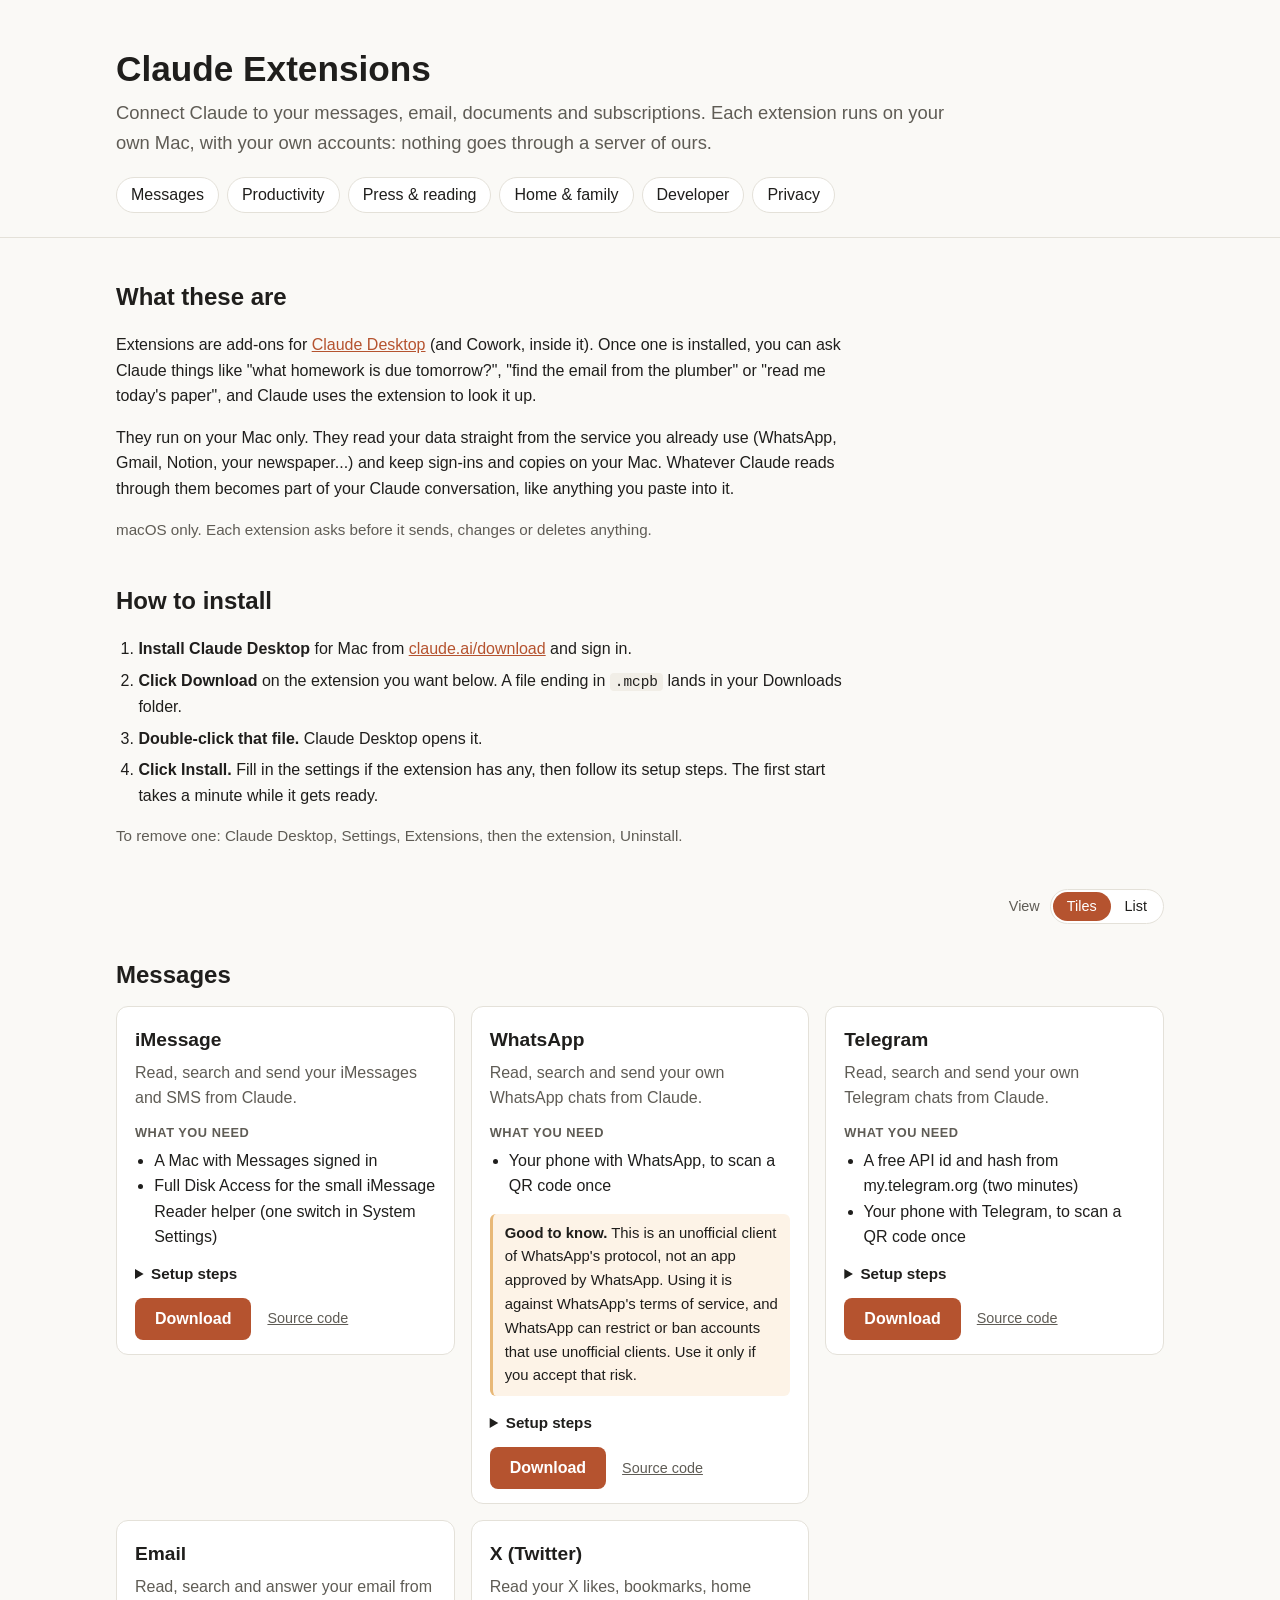
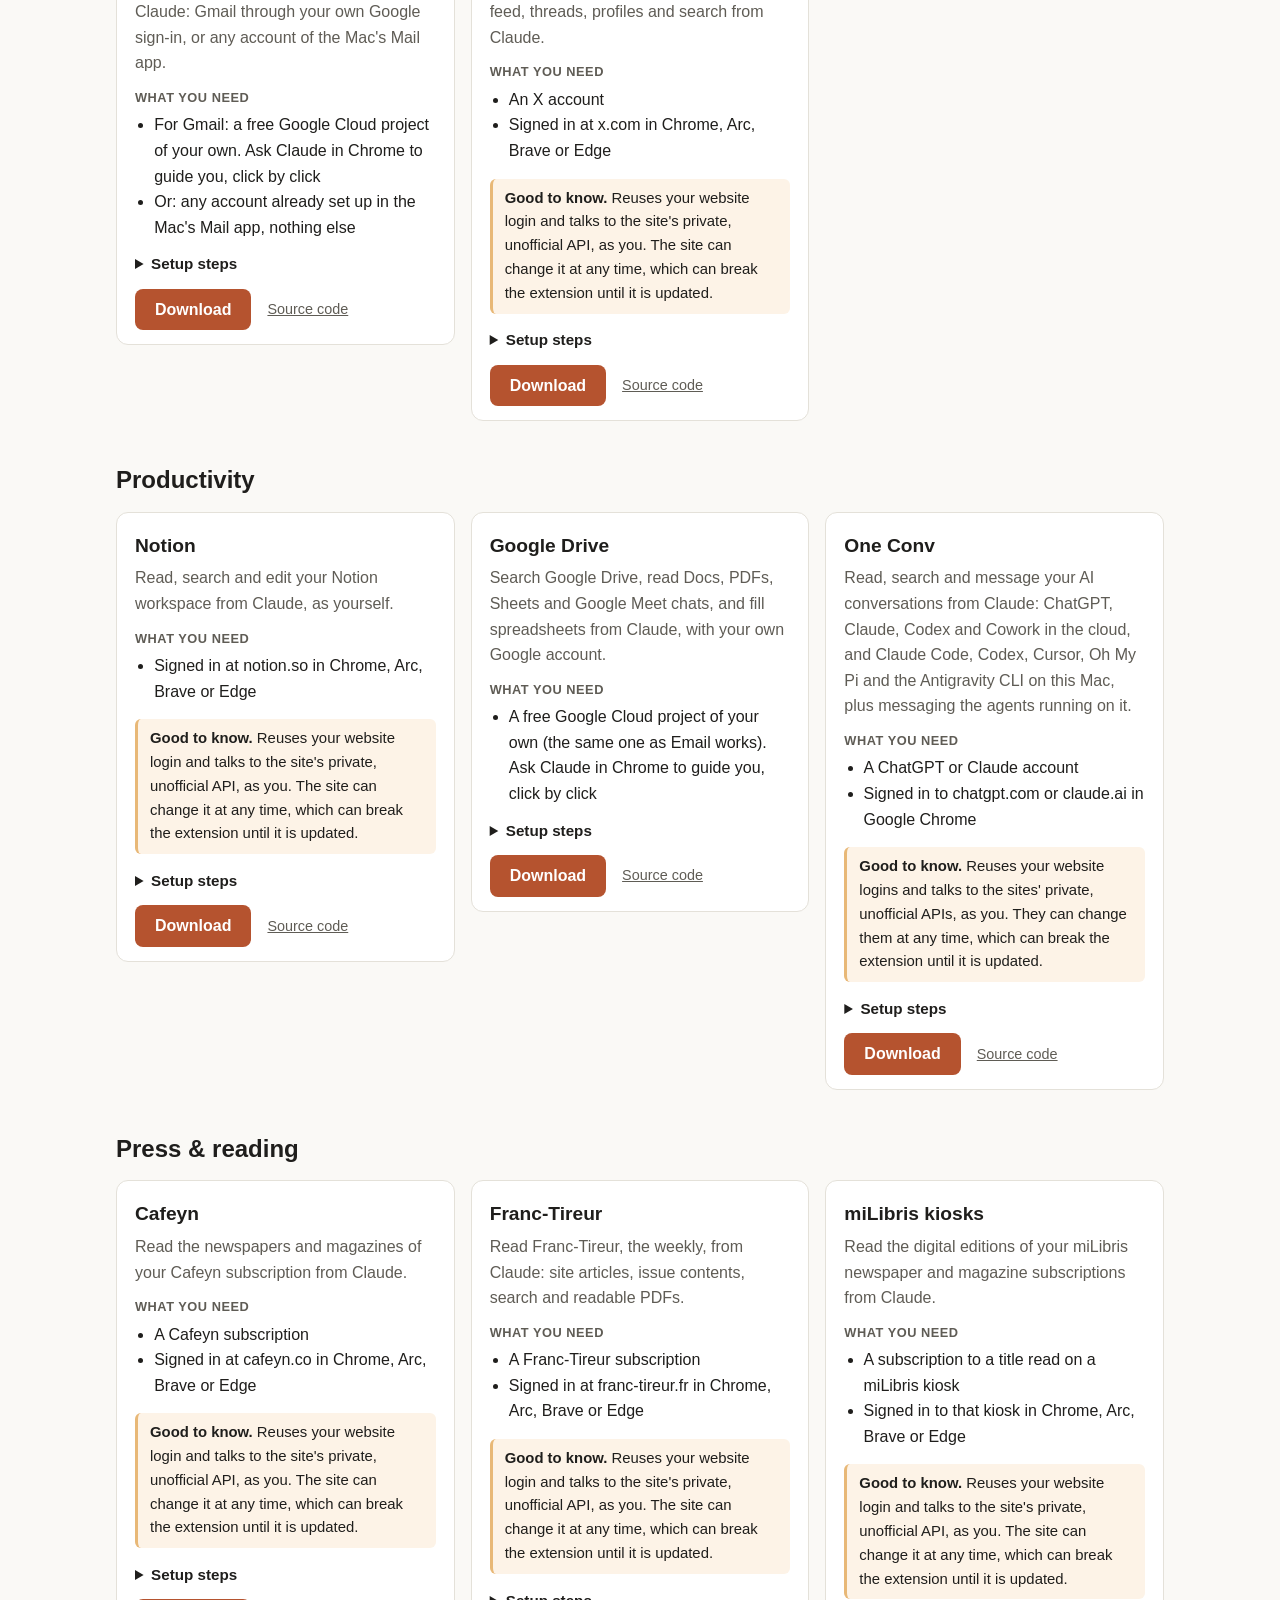
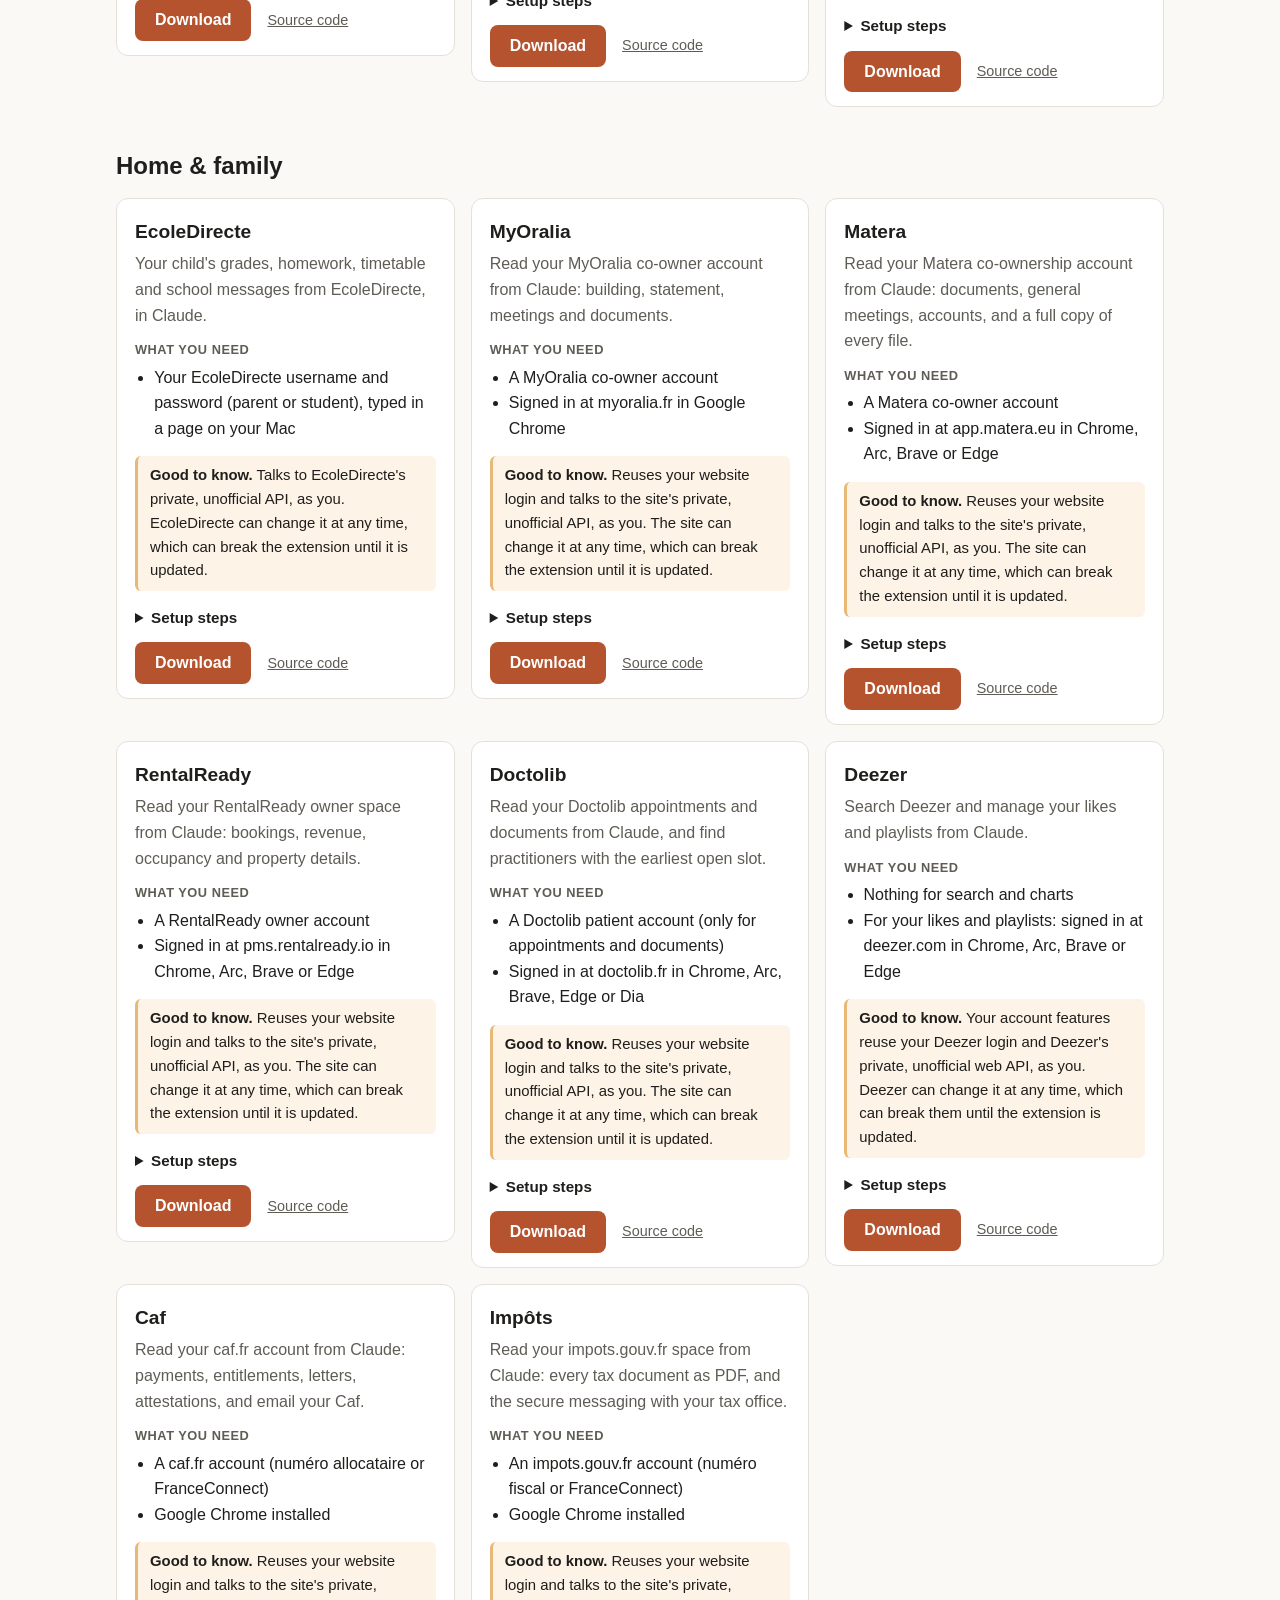
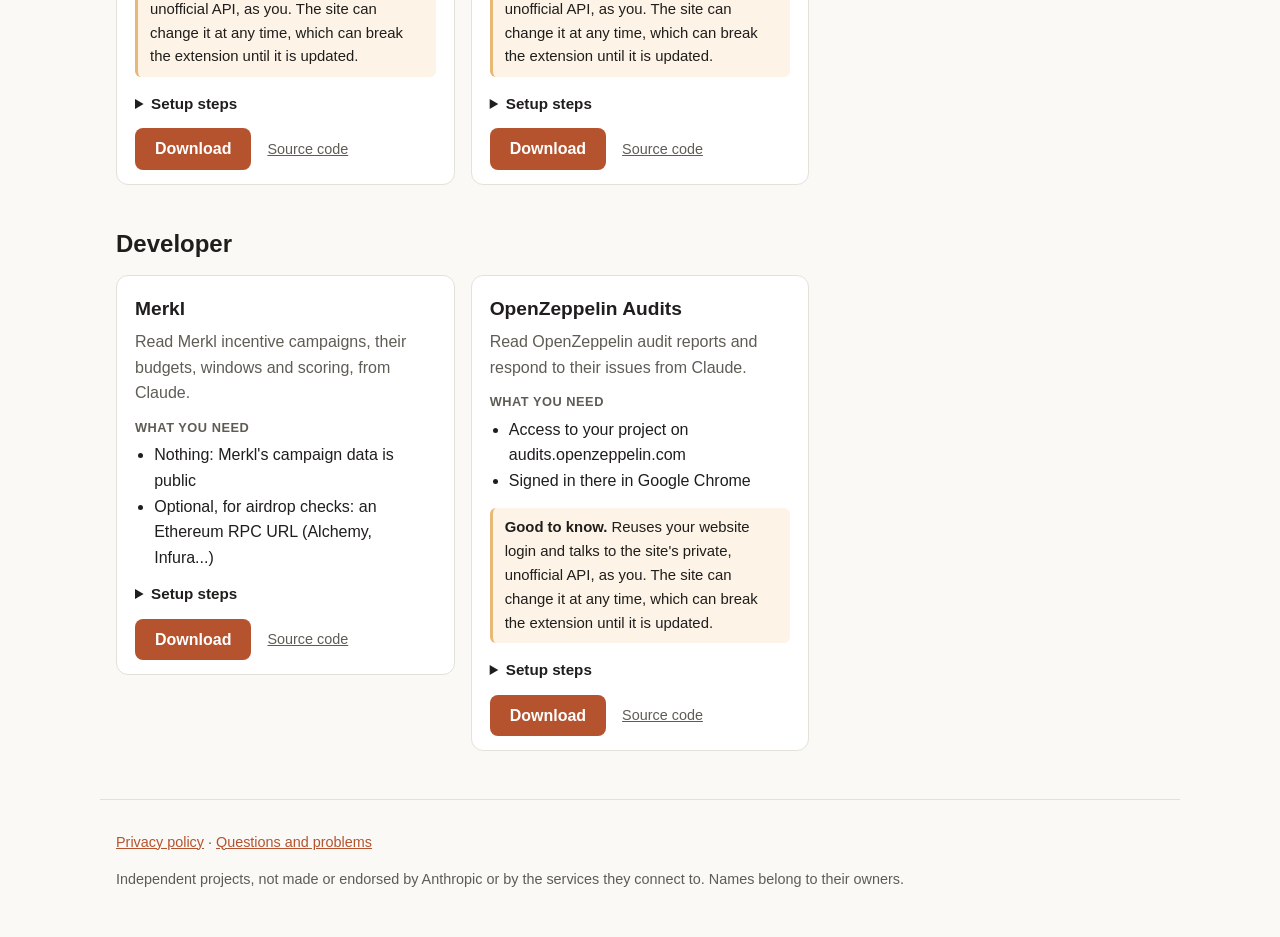
<file: index.html>
<!doctype html>
<html lang="en">
<head>
  <meta charset="utf-8">
  <meta name="viewport" content="width=device-width, initial-scale=1">
  <title>Claude Extensions</title>
  <meta name="description" content="Free connectors for Claude Desktop and Cowork that run on your own Mac: messages, email, Notion, Google Drive, newspapers and more.">
  <link rel="stylesheet" href="style.css">
</head>
<body>
  <header class="hero">
    <div class="wrap">
      <h1>Claude Extensions</h1>
      <p class="lead">Connect Claude to your messages, email, documents and subscriptions. Each extension runs on your own Mac, with your own accounts: nothing goes through a server of ours.</p>
      <nav class="jump" aria-label="Categories"><a href="#messages">Messages</a><a href="#productivity">Productivity</a><a href="#press">Press &amp; reading</a><a href="#home">Home &amp; family</a><a href="#developer">Developer</a><a href="privacy/">Privacy</a></nav>
    </div>
  </header>

  <main class="wrap">
    <section class="intro">
      <h2>What these are</h2>
      <p>Extensions are add-ons for <a href="https://claude.ai/download" rel="noopener">Claude Desktop</a> (and Cowork, inside it). Once one is installed, you can ask Claude things like "what homework is due tomorrow?", "find the email from the plumber" or "read me today's paper", and Claude uses the extension to look it up.</p>
      <p>They run on your Mac only. They read your data straight from the service you already use (WhatsApp, Gmail, Notion, your newspaper...) and keep sign-ins and copies on your Mac. Whatever Claude reads through them becomes part of your Claude conversation, like anything you paste into it.</p>
      <p class="note">macOS only. Each extension asks before it sends, changes or deletes anything.</p>
    </section>

    <section class="install">
      <h2>How to install</h2>
      <ol class="steps">
        <li><strong>Install Claude Desktop</strong> for Mac from <a href="https://claude.ai/download" rel="noopener">claude.ai/download</a> and sign in.</li>
        <li><strong>Click Download</strong> on the extension you want below. A file ending in <code>.mcpb</code> lands in your Downloads folder.</li>
        <li><strong>Double-click that file.</strong> Claude Desktop opens it.</li>
        <li><strong>Click Install.</strong> Fill in the settings if the extension has any, then follow its setup steps. The first start takes a minute while it gets ready.</li>
      </ol>
      <p class="note">To remove one: Claude Desktop, Settings, Extensions, then the extension, Uninstall.</p>
    </section>

    <div class="toolbar" hidden>
      <span class="toolbar-label" id="view-label">View</span>
      <div class="view-toggle" role="group" aria-labelledby="view-label">
        <button type="button" data-view="tiles" aria-pressed="true">Tiles</button>
        <button type="button" data-view="list" aria-pressed="false">List</button>
      </div>
    </div>

    <section class="group" id="messages">
      <h2>Messages</h2>
      <div class="grid">
      <article class="card" id="imessage">
        <h3>iMessage</h3>
        <p class="desc">Read, search and send your iMessages and SMS from Claude.</p>
        <p class="label">What you need</p>
        <ul class="needs"><li>A Mac with Messages signed in</li><li>Full Disk Access for the small iMessage Reader helper (one switch in System Settings)</li></ul>
        <details>
          <summary>Setup steps</summary>
          <p>Reads the Messages history on this Mac and sends messages through the Messages app.</p>
          <p>Setup: macOS protects the Messages database behind Full Disk Access. Claude does not need it: a small helper app, iMessage Reader, holds that access alone and keeps a private copy of your messages for this extension. Ask Claude to run the iMessage helper-install tool (or run <code>imsg helper-install --yes</code>): it installs the helper and opens System Settings → Privacy &amp; Security → Full Disk Access. Switch on "iMessage Reader" there (drag it in from the Finder window if it is not listed). No restart needed. Sending asks once for permission to control Messages.</p>
        </details>
        <p class="actions">
          <a class="button" href="https://github.com/ClementWalter/imessage-cli/releases/latest/download/imessage-cli.mcpb" download>Download</a>
          <a class="source" href="https://github.com/ClementWalter/imessage-cli" rel="noopener">Source code</a>
        </p>
      </article>
      <article class="card" id="whatsapp">
        <h3>WhatsApp</h3>
        <p class="desc">Read, search and send your own WhatsApp chats from Claude.</p>
        <p class="label">What you need</p>
        <ul class="needs"><li>Your phone with WhatsApp, to scan a QR code once</li></ul>
        <p class="risk"><strong>Good to know.</strong> This is an unofficial client of WhatsApp's protocol, not an app approved by WhatsApp. Using it is against WhatsApp's terms of service, and WhatsApp can restrict or ban accounts that use unofficial clients. Use it only if you accept that risk.</p>
        <details>
          <summary>Setup steps</summary>
          <p>Connects to your WhatsApp account as a linked device, like WhatsApp Desktop.</p>
          <p>Setup: in Claude, ask "link my WhatsApp". A page with a QR code opens in your browser. On your phone: WhatsApp → Settings → Linked devices → Link a device, and scan it. Then ask Claude to pull your messages.</p>
          <p>Your keys and messages stay on this Mac. You can unlink it any time from WhatsApp → Settings → Linked devices.</p>
        </details>
        <p class="actions">
          <a class="button" href="https://github.com/ClementWalter/whatsapp-cli/releases/latest/download/whatsapp-cli.mcpb" download>Download</a>
          <a class="source" href="https://github.com/ClementWalter/whatsapp-cli" rel="noopener">Source code</a>
        </p>
      </article>
      <article class="card" id="tg">
        <h3>Telegram</h3>
        <p class="desc">Read, search and send your own Telegram chats from Claude.</p>
        <p class="label">What you need</p>
        <ul class="needs"><li>A free API id and hash from my.telegram.org (two minutes)</li><li>Your phone with Telegram, to scan a QR code once</li></ul>
        <details>
          <summary>Setup steps</summary>
          <p>Connects to your Telegram account as a linked device, like Telegram Desktop.</p>
          <p>Setup:</p>
          <ol><li>Go to <a href="https://my.telegram.org" rel="noopener">https://my.telegram.org</a>, log in with your phone number, open API development tools and create an app (any name). Copy its App api_id and App api_hash into this extension's settings.</li><li>In Claude, ask: "link my Telegram". A page with a QR code opens in your browser. On your phone: Telegram → Settings → Devices → Link Desktop Device, and scan it.</li></ol>
          <p>Your session stays on this Mac. You can disconnect it any time from Telegram → Settings → Devices.</p>
        </details>
        <p class="actions">
          <a class="button" href="https://github.com/ClementWalter/tg-cli/releases/latest/download/tg-cli.mcpb" download>Download</a>
          <a class="source" href="https://github.com/ClementWalter/tg-cli" rel="noopener">Source code</a>
        </p>
      </article>
      <article class="card" id="email">
        <h3>Email</h3>
        <p class="desc">Read, search and answer your email from Claude: Gmail through your own Google sign-in, or any account of the Mac's Mail app.</p>
        <p class="label">What you need</p>
        <ul class="needs"><li>For Gmail: a free Google Cloud project of your own. Ask Claude in Chrome to guide you, click by click</li><li>Or: any account already set up in the Mac's Mail app, nothing else</li></ul>
        <details>
          <summary>Setup steps</summary>
          <p>Reads, searches and answers your email: lists and searches messages, reads them, saves attachments, and writes replies and drafts. Nothing is ever sent without your confirmation in Claude.</p>
          <p>Setup with Gmail (about five minutes, free, once):</p>
          <ol><li>Install Claude in Chrome and sign in to Google in Chrome with the address to connect.</li><li>In Claude, ask: "set up my email". Claude calls <code>google_setup</code> and walks you through Google Cloud Console in Chrome, click by click: a project of your own, the Gmail API, and a sign-in client of type Desktop app. You type passwords and accept terms yourself.</li><li>Paste the Client ID and Client secret Google shows into this extension's settings (or just leave the downloaded file in Downloads).</li><li>Claude calls <code>connect</code>: a Google page opens, you choose your account and allow access. Your sign-in stays on this Mac.</li></ol>
          <p>The same Google project and client also work for the Google Drive extension. Connect more addresses by asking Claude to connect another account.</p>
          <p>On a Mac without Google: accounts already set up in the Mail app (iCloud, Outlook, any IMAP, Gmail too) work with no Google project. Ask Claude to connect your Mail app account, and allow Claude to control Mail when macOS asks. Search is slower there.</p>
        </details>
        <p class="actions">
          <a class="button" href="https://github.com/ClementWalter/email-cli/releases/latest/download/email-cli.mcpb" download>Download</a>
          <a class="source" href="https://github.com/ClementWalter/email-cli" rel="noopener">Source code</a>
        </p>
      </article>
      <article class="card" id="x">
        <h3>X (Twitter)</h3>
        <p class="desc">Read your X likes, bookmarks, home feed, threads, profiles and search from Claude.</p>
        <p class="label">What you need</p>
        <ul class="needs"><li>An X account</li><li>Signed in at x.com in Chrome, Arc, Brave or Edge</li></ul>
        <p class="risk"><strong>Good to know.</strong> Reuses your website login and talks to the site's private, unofficial API, as you. The site can change it at any time, which can break the extension until it is updated.</p>
        <details>
          <summary>Setup steps</summary>
          <p>Read-only: the extension never posts, likes or follows.</p>
          <ol><li>Sign in at <a href="https://x.com" rel="noopener">https://x.com</a> in Google Chrome (or Arc, Brave or Edge) on this Mac.</li><li>Ask Claude, for example: "what did I bookmark on X this week?" or "summarize this thread: <a href="https://x.com/…" rel="noopener">https://x.com/…</a>". The extension reads your X session from the browser.</li><li>The first time, macOS may ask whether to allow access to "Chrome Safe Storage": click Always Allow.</li></ol>
          <p>If several X accounts are signed in, tell Claude which handle to use, or fill the Account setting of this extension.</p>
        </details>
        <p class="actions">
          <a class="button" href="https://github.com/ClementWalter/x-cli/releases/latest/download/x-cli.mcpb" download>Download</a>
          <a class="source" href="https://github.com/ClementWalter/x-cli" rel="noopener">Source code</a>
        </p>
      </article>
      </div>
    </section>
    <section class="group" id="productivity">
      <h2>Productivity</h2>
      <div class="grid">
      <article class="card" id="notion">
        <h3>Notion</h3>
        <p class="desc">Read, search and edit your Notion workspace from Claude, as yourself.</p>
        <p class="label">What you need</p>
        <ul class="needs"><li>Signed in at notion.so in Chrome, Arc, Brave or Edge</li></ul>
        <p class="risk"><strong>Good to know.</strong> Reuses your website login and talks to the site's private, unofficial API, as you. The site can change it at any time, which can break the extension until it is updated.</p>
        <details>
          <summary>Setup steps</summary>
          <p>Search your Notion workspace, read pages and databases (with filters and chosen columns), list comments including resolved ones, and create or edit pages, rows and comments.</p>
          <p>Unlike Notion's official connector, this extension acts as the account you are signed in with: it sees every page and database that account can see, with no integration to add page by page. Every change it makes appears in Notion under your name.</p>
          <p>Setup:</p>
          <ol><li>In Google Chrome (or Arc, Brave or Edge) on this Mac, sign in at <a href="https://www.notion.so" rel="noopener">https://www.notion.so</a>.</li><li>In Claude, ask: "connect my Notion". The first time, macOS asks whether <code>security</code> may use the "Chrome Safe Storage" keychain item: type your Mac password and click Always Allow. This copies your Notion session from Chrome into the extension; nothing is sent anywhere but Notion.</li><li>Ask away, for example: "search my Notion for the onboarding checklist".</li></ol>
          <p>Several workspaces: Claude picks the first one and tells you the others. Ask "connect my Notion workspace &lt;name&gt;" to switch, or type the workspace name in this extension's settings.</p>
          <p>When Notion signs you out (Claude will say the session expired), sign in at notion.so in Chrome again and ask Claude to connect once more.</p>
          <p>Creating, editing or deleting anything in Notion always asks you first. Exported agent settings are saved in Downloads/Notion.</p>
        </details>
        <p class="actions">
          <a class="button" href="https://github.com/ClementWalter/notion-cli/releases/latest/download/notion-cli.mcpb" download>Download</a>
          <a class="source" href="https://github.com/ClementWalter/notion-cli" rel="noopener">Source code</a>
        </p>
      </article>
      <article class="card" id="gdrive">
        <h3>Google Drive</h3>
        <p class="desc">Search Google Drive, read Docs, PDFs, Sheets and Google Meet chats, and fill spreadsheets from Claude, with your own Google account.</p>
        <p class="label">What you need</p>
        <ul class="needs"><li>A free Google Cloud project of your own (the same one as Email works). Ask Claude in Chrome to guide you, click by click</li></ul>
        <details>
          <summary>Setup steps</summary>
          <p>Searches your Google Drive (including shared drives), reads Google Docs, PDFs and spreadsheets, can write to Google Sheets when you ask it to, and reads your Google Chat spaces, including the chat of each Google Meet call. Several Google accounts can be connected side by side.</p>
          <p>It signs in through your own Google Cloud project, so your files are only shared between Google and this Mac. Claude sets it up with you, once, in about ten minutes:</p>
          <ol><li>Open Claude in Chrome (the Claude extension for Google Chrome), in the Chrome profile where you are signed in to your Google account.</li><li>Ask Claude: "set up Google Drive". Claude reads the current steps from this extension and goes through Google Cloud Console with you, click by click: a project, the Drive, Sheets and Chat APIs, the sign-in screen, and a "Desktop app" client whose file lands in your Downloads folder. If you already set up the Email extension, Claude reuses that same project.</li><li>Claude then opens Google's sign-in page: pick your account, click Advanced → Go to ... (unsafe) when Google says it has not verified the app (it is your own app), tick every box and click Continue. If macOS asks whether Claude may read your Downloads folder, click Allow.</li></ol>
          <p>The settings below are optional: the client is found in Downloads on its own. To disconnect, ask Claude to disconnect Google Drive, or remove the app at <a href="https://myaccount.google.com/connections" rel="noopener">https://myaccount.google.com/connections</a> .</p>
        </details>
        <p class="actions">
          <a class="button" href="https://github.com/ClementWalter/gdrive-cli/releases/latest/download/gdrive-cli.mcpb" download>Download</a>
          <a class="source" href="https://github.com/ClementWalter/gdrive-cli" rel="noopener">Source code</a>
        </p>
      </article>
      <article class="card" id="one-conv">
        <h3>One Conv</h3>
        <p class="desc">Read, search and message your AI conversations from Claude: ChatGPT, Claude, Codex and Cowork in the cloud, and Claude Code, Codex, Cursor, Oh My Pi and the Antigravity CLI on this Mac, plus messaging the agents running on it.</p>
        <p class="label">What you need</p>
        <ul class="needs"><li>A ChatGPT or Claude account</li><li>Signed in to chatgpt.com or claude.ai in Google Chrome</li></ul>
        <p class="risk"><strong>Good to know.</strong> Reuses your website logins and talks to the sites' private, unofficial APIs, as you. They can change them at any time, which can break the extension until it is updated.</p>
        <details>
          <summary>Setup steps</summary>
          <p>Brings your conversation history from ChatGPT, Claude (claude.ai chats), Codex cloud and Cowork into Claude: list your conversations, read one in full, and search everything you have said or been told, across products.</p>
          <p>It also reads your local agent history (Claude Code, Codex CLI, Cursor, Oh My Pi, Antigravity CLI), and lets the agents running on this Mac message each other and share notes and files on a common board.</p>
          <p>Setup:</p>
          <ol><li>In Google Chrome (or Arc, Brave, Edge), sign in to the products you want to read: <a href="https://chatgpt.com" rel="noopener">https://chatgpt.com</a>, <a href="https://claude.ai" rel="noopener">https://claude.ai</a>.</li><li>In Claude, ask: "connect one-conv to my ChatGPT". Claude runs the connect tool and macOS asks whether "credential-helper" may use the "Chrome Safe Storage" keychain item: type your Mac password and click Always Allow. This is how the extension reuses your browser session, once; later reads never ask again.</li><li>Ask: "pull my ChatGPT history". Claude copies your conversations onto this Mac (100 by default, more on request), then can list, read and search them, e.g. "what did ChatGPT tell me about my mortgage last spring?".</li></ol>
          <p>Your conversations stay on this Mac, in a local history that only you and Claude read.</p>
          <p>Claude can also send a message, but only when you confirm it: into one of your claude.ai chats or Cowork sessions ("ask my Trip planning chat what we decided"), posted as you, with the answer coming back; or to an agent running on this Mac, such as a Claude Code or Codex session. Each message is marked as sent by one-conv. Nothing else leaves this Mac. If Claude says a session expired, sign in to the product in Chrome again and ask it to pull once more.</p>
        </details>
        <p class="actions">
          <a class="button" href="https://github.com/ClementWalter/one-conv-cli/releases/latest/download/one-conv-cli.mcpb" download>Download</a>
          <a class="source" href="https://github.com/ClementWalter/one-conv-cli" rel="noopener">Source code</a>
        </p>
      </article>
      </div>
    </section>
    <section class="group" id="press">
      <h2>Press &amp; reading</h2>
      <div class="grid">
      <article class="card" id="cafeyn">
        <h3>Cafeyn</h3>
        <p class="desc">Read the newspapers and magazines of your Cafeyn subscription from Claude.</p>
        <p class="label">What you need</p>
        <ul class="needs"><li>A Cafeyn subscription</li><li>Signed in at cafeyn.co in Chrome, Arc, Brave or Edge</li></ul>
        <p class="risk"><strong>Good to know.</strong> Reuses your website login and talks to the site's private, unofficial API, as you. The site can change it at any time, which can break the extension until it is updated.</p>
        <details>
          <summary>Setup steps</summary>
          <p>Reads cafeyn.co with your subscriber account: find a title, list the articles of today's (or any past) issue, read an article as text, save it as a PDF, or archive a whole issue as page images, a PDF and text.</p>
          <p>Setup:</p>
          <ol><li>In Google Chrome (or Arc, Brave, Edge), sign in to <a href="https://www.cafeyn.co" rel="noopener">https://www.cafeyn.co</a> with your Cafeyn account.</li><li>In Claude, ask: "what is in today's Le Figaro on Cafeyn?". The first time, macOS asks whether <code>security</code> may use the "Chrome Safe Storage" keychain item: type your Mac password and click Always Allow. This is how the extension reuses your browser session; nothing is sent anywhere else.</li></ol>
          <p>If Claude says the Cafeyn session expired, sign in to cafeyn.co in Chrome again and ask once more. PDFs and issue archives are saved in Downloads/cafeyn.</p>
        </details>
        <p class="actions">
          <a class="button" href="https://github.com/ClementWalter/cafeyn-cli/releases/latest/download/cafeyn-cli.mcpb" download>Download</a>
          <a class="source" href="https://github.com/ClementWalter/cafeyn-cli" rel="noopener">Source code</a>
        </p>
      </article>
      <article class="card" id="franc-tireur">
        <h3>Franc-Tireur</h3>
        <p class="desc">Read Franc-Tireur, the weekly, from Claude: site articles, issue contents, search and readable PDFs.</p>
        <p class="label">What you need</p>
        <ul class="needs"><li>A Franc-Tireur subscription</li><li>Signed in at franc-tireur.fr in Chrome, Arc, Brave or Edge</li></ul>
        <p class="risk"><strong>Good to know.</strong> Reuses your website login and talks to the site's private, unofficial API, as you. The site can change it at any time, which can break the extension until it is updated.</p>
        <details>
          <summary>Setup steps</summary>
          <p>Reads Franc-Tireur with your subscriber account: articles from franc-tireur.fr (paywalled ones included), the contents of each issue, site search, and the printed edition from the digital kiosk (liseuse) as a readable PDF.</p>
          <p>Setup:</p>
          <ol><li>In Google Chrome (or Arc, Brave, Edge), sign in to <a href="https://www.franc-tireur.fr" rel="noopener">https://www.franc-tireur.fr</a> with your subscriber account. For the printed edition, also open <a href="https://digital.franc-tireur.fr" rel="noopener">https://digital.franc-tireur.fr</a> and sign in there.</li><li>In Claude, ask: "who am I on Franc-Tireur?". The first time, macOS asks whether <code>security</code> may use the "Chrome Safe Storage" keychain item: type your Mac password and click Always Allow. This is how the extension reuses your browser session; nothing is sent anywhere else.</li></ol>
          <p>The site session lasts about a day: if Claude says the paywall refused the session, reload franc-tireur.fr in Chrome and ask again. PDFs, pages and issue archives are saved in Downloads/franc-tireur.</p>
        </details>
        <p class="actions">
          <a class="button" href="https://github.com/ClementWalter/franc-tireur-cli/releases/latest/download/franc-tireur-cli.mcpb" download>Download</a>
          <a class="source" href="https://github.com/ClementWalter/franc-tireur-cli" rel="noopener">Source code</a>
        </p>
      </article>
      <article class="card" id="milibris">
        <h3>miLibris kiosks</h3>
        <p class="desc">Read the digital editions of your miLibris newspaper and magazine subscriptions from Claude.</p>
        <p class="label">What you need</p>
        <ul class="needs"><li>A subscription to a title read on a miLibris kiosk</li><li>Signed in to that kiosk in Chrome, Arc, Brave or Edge</li></ul>
        <p class="risk"><strong>Good to know.</strong> Reuses your website login and talks to the site's private, unofficial API, as you. The site can change it at any time, which can break the extension until it is updated.</p>
        <details>
          <summary>Setup steps</summary>
          <p>miLibris runs the digital kiosk (liseuse) of many French titles, on addresses like digital.franc-tireur.fr. This extension reads the issues you subscribe to: tables of contents, articles as text, full-text search, and readable PDFs of whole issues.</p>
          <p>Setup:</p>
          <ol><li>In Google Chrome (or Arc, Brave, Edge), open your title's digital kiosk and sign in with your subscriber account.</li><li>In Claude, ask: "list my miLibris kiosks". The first time, macOS asks whether <code>security</code> may use the "Chrome Safe Storage" keychain item: type your Mac password and click Always Allow. This is how the extension reuses your browser session; nothing is sent anywhere else.</li><li>If you subscribe to several kiosks, put the one you read most in this extension's settings (Kiosk address), or name it when you ask.</li></ol>
          <p>PDFs and issue archives are saved in Downloads/milibris. If a request says the session is missing, sign in to the kiosk in Chrome again and ask once more.</p>
        </details>
        <p class="actions">
          <a class="button" href="https://github.com/ClementWalter/milibris-cli/releases/latest/download/milibris-cli.mcpb" download>Download</a>
          <a class="source" href="https://github.com/ClementWalter/milibris-cli" rel="noopener">Source code</a>
        </p>
      </article>
      </div>
    </section>
    <section class="group" id="home">
      <h2>Home &amp; family</h2>
      <div class="grid">
      <article class="card" id="ecoledirecte">
        <h3>EcoleDirecte</h3>
        <p class="desc">Your child's grades, homework, timetable and school messages from EcoleDirecte, in Claude.</p>
        <p class="label">What you need</p>
        <ul class="needs"><li>Your EcoleDirecte username and password (parent or student), typed in a page on your Mac</li></ul>
        <p class="risk"><strong>Good to know.</strong> Talks to EcoleDirecte's private, unofficial API, as you. EcoleDirecte can change it at any time, which can break the extension until it is updated.</p>
        <details>
          <summary>Setup steps</summary>
          <p>Reads your EcoleDirecte account (parent or student): grades, homework, timetable and the school messaging. It can also reply to or send a message to the school, always asking you first.</p>
          <p>Setup:</p>
          <ol><li>In Claude, ask: "connect my EcoleDirecte". A page opens in your browser.</li><li>Sign in there with your usual EcoleDirecte username and password. They stay on this computer and are never typed into the chat.</li><li>The first time, EcoleDirecte asks a security question (for example your year of birth): click the right answer on the page.</li><li>Back in Claude, ask for example: "what homework is due tomorrow?".</li></ol>
          <p>You only do this once: the extension signs in again by itself when the session expires.</p>
        </details>
        <p class="actions">
          <a class="button" href="https://github.com/ClementWalter/ecoledirecte-cli/releases/latest/download/ecoledirecte-cli.mcpb" download>Download</a>
          <a class="source" href="https://github.com/ClementWalter/ecoledirecte-cli" rel="noopener">Source code</a>
        </p>
      </article>
      <article class="card" id="myoralia">
        <h3>MyOralia</h3>
        <p class="desc">Read your MyOralia co-owner account from Claude: building, statement, meetings and documents.</p>
        <p class="label">What you need</p>
        <ul class="needs"><li>A MyOralia co-owner account</li><li>Signed in at myoralia.fr in Google Chrome</li></ul>
        <p class="risk"><strong>Good to know.</strong> Reuses your website login and talks to the site's private, unofficial API, as you. The site can change it at any time, which can break the extension until it is updated.</p>
        <details>
          <summary>Setup steps</summary>
          <p>Reads your MyOralia (Oralia) co-owner space: your building and shares, the account statement and balance, general meetings, the agency's contacts, the agenda, and every PDF document, which it can save to your Mac.</p>
          <p>Setup:</p>
          <ol><li>In Google Chrome, sign in at <a href="https://myoralia.fr" rel="noopener">https://myoralia.fr</a> with your co-owner account.</li><li>In Claude, ask: "connect my MyOralia account". macOS asks whether <code>security</code> may use the "Chrome Safe Storage" keychain item: type your Mac password and click Always Allow. This copies your Chrome session into the extension; nothing is sent anywhere else.</li></ol>
          <p>When MyOralia signs you out (Claude will say the session expired), sign in at myoralia.fr in Chrome again and ask Claude to connect once more. Documents are saved in the Download folder from this extension's settings (Downloads/MyOralia by default).</p>
        </details>
        <p class="actions">
          <a class="button" href="https://github.com/ClementWalter/myoralia-cli/releases/latest/download/myoralia-cli.mcpb" download>Download</a>
          <a class="source" href="https://github.com/ClementWalter/myoralia-cli" rel="noopener">Source code</a>
        </p>
      </article>
      <article class="card" id="matera">
        <h3>Matera</h3>
        <p class="desc">Read your Matera co-ownership account from Claude: documents, general meetings, accounts, and a full copy of every file.</p>
        <p class="label">What you need</p>
        <ul class="needs"><li>A Matera co-owner account</li><li>Signed in at app.matera.eu in Chrome, Arc, Brave or Edge</li></ul>
        <p class="risk"><strong>Good to know.</strong> Reuses your website login and talks to the site's private, unofficial API, as you. The site can change it at any time, which can break the extension until it is updated.</p>
        <details>
          <summary>Setup steps</summary>
          <p>Reads your Matera (syndic de copropriété) space at app.matera.eu as you: every document your account can see (meeting notices and minutes, fund calls, invoices, quotes, contracts), the general meetings, the accounting years and the general ledger, and can copy all the documents to your Mac in Matera's folder layout.</p>
          <p>Setup:</p>
          <ol><li>In Google Chrome (or Arc, Brave, Edge), sign in at <a href="https://app.matera.eu" rel="noopener">https://app.matera.eu</a> and keep the tab open or reload it before you ask Claude.</li><li>In Claude, ask: "connect my Matera account", then for example "list the documents of the next general meeting" or "copy all my Matera documents to my Mac".</li></ol>
          <p>The extension reads the short-lived access token the Matera website keeps in your browser and never stores or renews it, so it cannot sign you out. If Claude says no live token was found, reload app.matera.eu in Chrome and ask again. Documents are saved in the Download folder from this extension's settings (Downloads/matera by default).</p>
        </details>
        <p class="actions">
          <a class="button" href="https://github.com/ClementWalter/matera-cli/releases/latest/download/matera-cli.mcpb" download>Download</a>
          <a class="source" href="https://github.com/ClementWalter/matera-cli" rel="noopener">Source code</a>
        </p>
      </article>
      <article class="card" id="rentalready">
        <h3>RentalReady</h3>
        <p class="desc">Read your RentalReady owner space from Claude: bookings, revenue, occupancy and property details.</p>
        <p class="label">What you need</p>
        <ul class="needs"><li>A RentalReady owner account</li><li>Signed in at pms.rentalready.io in Chrome, Arc, Brave or Edge</li></ul>
        <p class="risk"><strong>Good to know.</strong> Reuses your website login and talks to the site's private, unofficial API, as you. The site can change it at any time, which can break the extension until it is updated.</p>
        <details>
          <summary>Setup steps</summary>
          <p>Reads the RentalReady owner portal (pms.rentalready.io) as you: this month's occupancy and net revenue, every reservation with its financial breakdown (rent, commission, cleaning, platform fees, tourist tax), monthly totals, a year-end projection, and your property's details.</p>
          <p>Setup:</p>
          <ol><li>In Google Chrome (or Arc, Brave, Edge), sign in to <a href="https://pms.rentalready.io" rel="noopener">https://pms.rentalready.io</a> with your owner account, including the two-factor code.</li><li>In Claude, ask: "how is my RentalReady rental doing this month?". The first time, macOS asks whether <code>security</code> may use the browser's "Safe Storage" keychain item: type your Mac password and click Always Allow. This is how the extension reuses your browser session; nothing is sent anywhere else.</li></ol>
          <p>The portal signs you out after about two weeks. When Claude says the session expired, sign in to pms.rentalready.io in Chrome again and ask once more.</p>
        </details>
        <p class="actions">
          <a class="button" href="https://github.com/ClementWalter/rentalready-cli/releases/latest/download/rentalready-cli.mcpb" download>Download</a>
          <a class="source" href="https://github.com/ClementWalter/rentalready-cli" rel="noopener">Source code</a>
        </p>
      </article>
      <article class="card" id="doctolib">
        <h3>Doctolib</h3>
        <p class="desc">Read your Doctolib appointments and documents from Claude, and find practitioners with the earliest open slot.</p>
        <p class="label">What you need</p>
        <ul class="needs"><li>A Doctolib patient account (only for appointments and documents)</li><li>Signed in at doctolib.fr in Chrome, Arc, Brave, Edge or Dia</li></ul>
        <p class="risk"><strong>Good to know.</strong> Reuses your website login and talks to the site's private, unofficial API, as you. The site can change it at any time, which can break the extension until it is updated.</p>
        <details>
          <summary>Setup steps</summary>
          <p>Reads your Doctolib patient account as you: the patients on the account (you and your relatives), your upcoming and past appointments, and the documents practitioners shared with you (prescriptions, invoices, certificates), which it can save to your Mac. Without signing in, it searches practitioners in a city, lists their visit reasons and open slots, and ranks them by earliest availability. It never books or cancels an appointment.</p>
          <p>Setup:</p>
          <ol><li>In Google Chrome (or Arc, Brave, Edge, Dia), sign in at <a href="https://www.doctolib.fr" rel="noopener">https://www.doctolib.fr</a>.</li><li>In Claude, ask: "connect my Doctolib account", then for example "when is my next appointment?", "download my latest prescription" or "find a dentist in Paris with a slot this week".</li></ol>
          <p>If macOS asks to let "security" use your browser's Safe Storage key, click Always Allow: that is how the extension reads your Doctolib session. If Claude says no session was found, sign in again at doctolib.fr and ask again. Opening a document marks it as read on Doctolib. Documents are saved in the Download folder from this extension's settings (Downloads/doctolib by default).</p>
        </details>
        <p class="actions">
          <a class="button" href="https://github.com/ClementWalter/doctolib-cli/releases/latest/download/doctolib-cli.mcpb" download>Download</a>
          <a class="source" href="https://github.com/ClementWalter/doctolib-cli" rel="noopener">Source code</a>
        </p>
      </article>
      <article class="card" id="deezer">
        <h3>Deezer</h3>
        <p class="desc">Search Deezer and manage your likes and playlists from Claude.</p>
        <p class="label">What you need</p>
        <ul class="needs"><li>Nothing for search and charts</li><li>For your likes and playlists: signed in at deezer.com in Chrome, Arc, Brave or Edge</li></ul>
        <p class="risk"><strong>Good to know.</strong> Your account features reuse your Deezer login and Deezer's private, unofficial web API, as you. Deezer can change it at any time, which can break them until the extension is updated.</p>
        <details>
          <summary>Setup steps</summary>
          <p>Search tracks, albums and artists, browse charts and an artist's top tracks and radio: no setup needed.</p>
          <p>To use your own account (likes, playlists, Flow, listening history):</p>
          <ol><li>Log in at <a href="https://www.deezer.com" rel="noopener">https://www.deezer.com</a> in Google Chrome (or Arc, Brave or Edge) on this Mac.</li><li>Ask Claude, for example: "what are my latest Deezer likes?". The extension reads your Deezer session from the browser.</li><li>The first time, macOS may ask whether to allow access to "Chrome Safe Storage": click Always Allow.</li></ol>
          <p>If that does not work, paste your arl cookie into this extension's settings instead (deezer.com → View → Developer → Developer Tools → Application → Cookies → arl).</p>
          <p>Liking a track or changing a playlist always asks you first.</p>
        </details>
        <p class="actions">
          <a class="button" href="https://github.com/ClementWalter/deezer-cli/releases/latest/download/deezer-cli.mcpb" download>Download</a>
          <a class="source" href="https://github.com/ClementWalter/deezer-cli" rel="noopener">Source code</a>
        </p>
      </article>
      <article class="card" id="caf">
        <h3>Caf</h3>
        <p class="desc">Read your caf.fr account from Claude: payments, entitlements, letters, attestations, and email your Caf.</p>
        <p class="label">What you need</p>
        <ul class="needs"><li>A caf.fr account (numéro allocataire or FranceConnect)</li><li>Google Chrome installed</li></ul>
        <p class="risk"><strong>Good to know.</strong> Reuses your website login and talks to the site's private, unofficial API, as you. The site can change it at any time, which can break the extension until it is updated.</p>
        <details>
          <summary>Setup steps</summary>
          <p>Reads your caf.fr Mon Compte (Caisse d'Allocations Familiales) as you: the payments the Caf sent and the benefits each one covers, your monthly entitlements with the reason when a benefit is not due, the letters and emails of « Mes courriers, courriels », your online procedures and your household profile. It saves letters, procedure receipts, attestations (paiement, quotient familial, montant net social) and the monthly relevé de compte as PDF on your Mac, and can email your Caf through « Contacter ma Caf » after showing you the message.</p>
          <p>Setup:</p>
          <ol><li>Install Google Chrome if you do not have it.</li><li>In Claude, ask: "connect my Caf account". A separate Chrome window opens on the Caf login page: sign in there with your numéro allocataire and password, or with FranceConnect.</li><li>Then ask for example "what did the Caf pay me this year?", "download my attestation de quotient familial" or "why don't I get the Paje allocation de base?".</li></ol>
          <p>caf.fr blocks requests that do not come from a real browser, so the extension works through that dedicated Chrome window (its own profile, separate from your usual browser). Keep it open while you use the extension; it remembers your sign-in between sessions until caf.fr signs you out. If Claude says you are not signed in, ask it to connect again and sign in in the window. Your password is never seen or stored by the extension. Files are saved in the Download folder from this extension's settings (Downloads/caf by default).</p>
        </details>
        <p class="actions">
          <a class="button" href="https://github.com/ClementWalter/caf-cli/releases/latest/download/caf-cli.mcpb" download>Download</a>
          <a class="source" href="https://github.com/ClementWalter/caf-cli" rel="noopener">Source code</a>
        </p>
      </article>
      <article class="card" id="impots">
        <h3>Impôts</h3>
        <p class="desc">Read your impots.gouv.fr space from Claude: every tax document as PDF, and the secure messaging with your tax office.</p>
        <p class="label">What you need</p>
        <ul class="needs"><li>An impots.gouv.fr account (numéro fiscal or FranceConnect)</li><li>Google Chrome installed</li></ul>
        <p class="risk"><strong>Good to know.</strong> Reuses your website login and talks to the site's private, unofficial API, as you. The site can change it at any time, which can break the extension until it is updated.</p>
        <details>
          <summary>Setup steps</summary>
          <p>Reads your impots.gouv.fr espace particulier as you: every document of the Documents page, all years (avis d'impôt, déclarations, taxes foncières and d'habitation, relances), which it saves to your Mac as PDF, and the messagerie sécurisée (your threads with the tax office, their attachments and acknowledgements of receipt). It can also write a new message to your tax office with attachments, after showing you the filled form.</p>
          <p>Setup:</p>
          <ol><li>Install Google Chrome if you do not have it.</li><li>In Claude, ask: "connect my impots.gouv.fr account". A separate Chrome window opens on the login page: sign in there with your numéro fiscal and password, or with FranceConnect.</li><li>Then ask for example "download all my avis d'impôt", "do I have new messages from the tax office?" or "write to my tax office about my taxe foncière".</li></ol>
          <p>impots.gouv.fr blocks requests that do not come from a real browser, so the extension works through that dedicated Chrome window (its own profile, separate from your usual browser). Keep it open while you use the extension. The tax site signs you out quickly when idle: if Claude says you are not signed in, ask it to connect again and sign in in the window. Your password is never seen or stored by the extension. Opening a thread marks it as read on the site. Files are saved in the Download folder from this extension's settings (Downloads/impots by default).</p>
        </details>
        <p class="actions">
          <a class="button" href="https://github.com/ClementWalter/impots-cli/releases/latest/download/impots-cli.mcpb" download>Download</a>
          <a class="source" href="https://github.com/ClementWalter/impots-cli" rel="noopener">Source code</a>
        </p>
      </article>
      </div>
    </section>
    <section class="group" id="developer">
      <h2>Developer</h2>
      <div class="grid">
      <article class="card" id="merkl">
        <h3>Merkl</h3>
        <p class="desc">Read Merkl incentive campaigns, their budgets, windows and scoring, from Claude.</p>
        <p class="label">What you need</p>
        <ul class="needs"><li>Nothing: Merkl's campaign data is public</li><li>Optional, for airdrop checks: an Ethereum RPC URL (Alchemy, Infura...)</li></ul>
        <details>
          <summary>Setup steps</summary>
          <p>Reads Merkl's public campaign data: the campaigns a wallet created, the campaigns on a token, their budgets, APR targets, windows, scoring progress and cancellations. Read-only: it never signs or sends anything.</p>
          <p>Setup: none. Ask Claude, for example: "list the live Merkl campaigns created by 0x…" or "show Merkl campaign 0x…".</p>
          <p>Optional, to check whether a campaign paid through a confidential airdrop was really funded ("was this campaign paid?"), fill these settings (Claude Desktop → Settings → Extensions → Merkl → Configure):</p>
          <ol><li>Ethereum RPC URL: an archive-capable RPC endpoint, such as an Alchemy or Infura URL with its key. Public RPCs refuse the history reads this needs.</li><li>Airdrop campaign types and Airdrop factories: ask your team for the values.</li><li>Merkl API key (optional): the campaign creator's key, to net out what Merkl hands back to the creator.</li></ol>
        </details>
        <p class="actions">
          <a class="button" href="https://github.com/ClementWalter/merkl-cli/releases/latest/download/merkl-cli.mcpb" download>Download</a>
          <a class="source" href="https://github.com/ClementWalter/merkl-cli" rel="noopener">Source code</a>
        </p>
      </article>
      <article class="card" id="oz-audits">
        <h3>OpenZeppelin Audits</h3>
        <p class="desc">Read OpenZeppelin audit reports and respond to their issues from Claude.</p>
        <p class="label">What you need</p>
        <ul class="needs"><li>Access to your project on audits.openzeppelin.com</li><li>Signed in there in Google Chrome</li></ul>
        <p class="risk"><strong>Good to know.</strong> Reuses your website login and talks to the site's private, unofficial API, as you. The site can change it at any time, which can break the extension until it is updated.</p>
        <details>
          <summary>Setup steps</summary>
          <p>Reads the audit reports of your project on audits.openzeppelin.com, and can submit, edit or remove your team's official response to an issue.</p>
          <p>Setup:</p>
          <ol><li>Install Google Chrome if it is not on this Mac, and sign in at <a href="https://audits.openzeppelin.com" rel="noopener">https://audits.openzeppelin.com</a> in it.</li><li>Open your project there and copy the part of the address after audits.openzeppelin.com/ (for example your-org). Paste it into this extension's Organization setting.</li><li>Ask Claude, for example: "list our OpenZeppelin audits". The extension reads your session from Chrome. The first time, macOS may ask whether to allow access to "Chrome Safe Storage": click Always Allow.</li></ol>
          <p>When the session expires, sign in again in Chrome and retry. Submitting, editing or removing a response always asks you first.</p>
        </details>
        <p class="actions">
          <a class="button" href="https://github.com/ClementWalter/oz-audits-cli/releases/latest/download/oz-audits-cli.mcpb" download>Download</a>
          <a class="source" href="https://github.com/ClementWalter/oz-audits-cli" rel="noopener">Source code</a>
        </p>
      </article>
      </div>
    </section>
  </main>

  <footer class="wrap footer">
    <p><a href="privacy/">Privacy policy</a> · <a href="https://github.com/ClementWalter/claude-extensions/issues" rel="noopener">Questions and problems</a></p>
    <p>Independent projects, not made or endorsed by Anthropic or by the services they connect to. Names belong to their owners.</p>
  </footer>
  <script>
    // Tiles/list switch: a class on <body>, remembered per browser. Without JS the page stays in tiles.
    (function () {
      var KEY = "extensions-view";
      var bar = document.querySelector(".toolbar");
      var buttons = bar.querySelectorAll("button[data-view]");
      function apply(view) {
        document.body.classList.toggle("view-list", view === "list");
        buttons.forEach(function (b) { b.setAttribute("aria-pressed", String(b.dataset.view === view)); });
      }
      var saved = null;
      try { saved = localStorage.getItem(KEY); } catch (e) {}
      apply(saved === "list" ? "list" : "tiles");
      buttons.forEach(function (b) {
        b.addEventListener("click", function () {
          apply(b.dataset.view);
          try { localStorage.setItem(KEY, b.dataset.view); } catch (e) {}
        });
      });
      bar.hidden = false;
    })();
  </script>
</body>
</html>
</file>
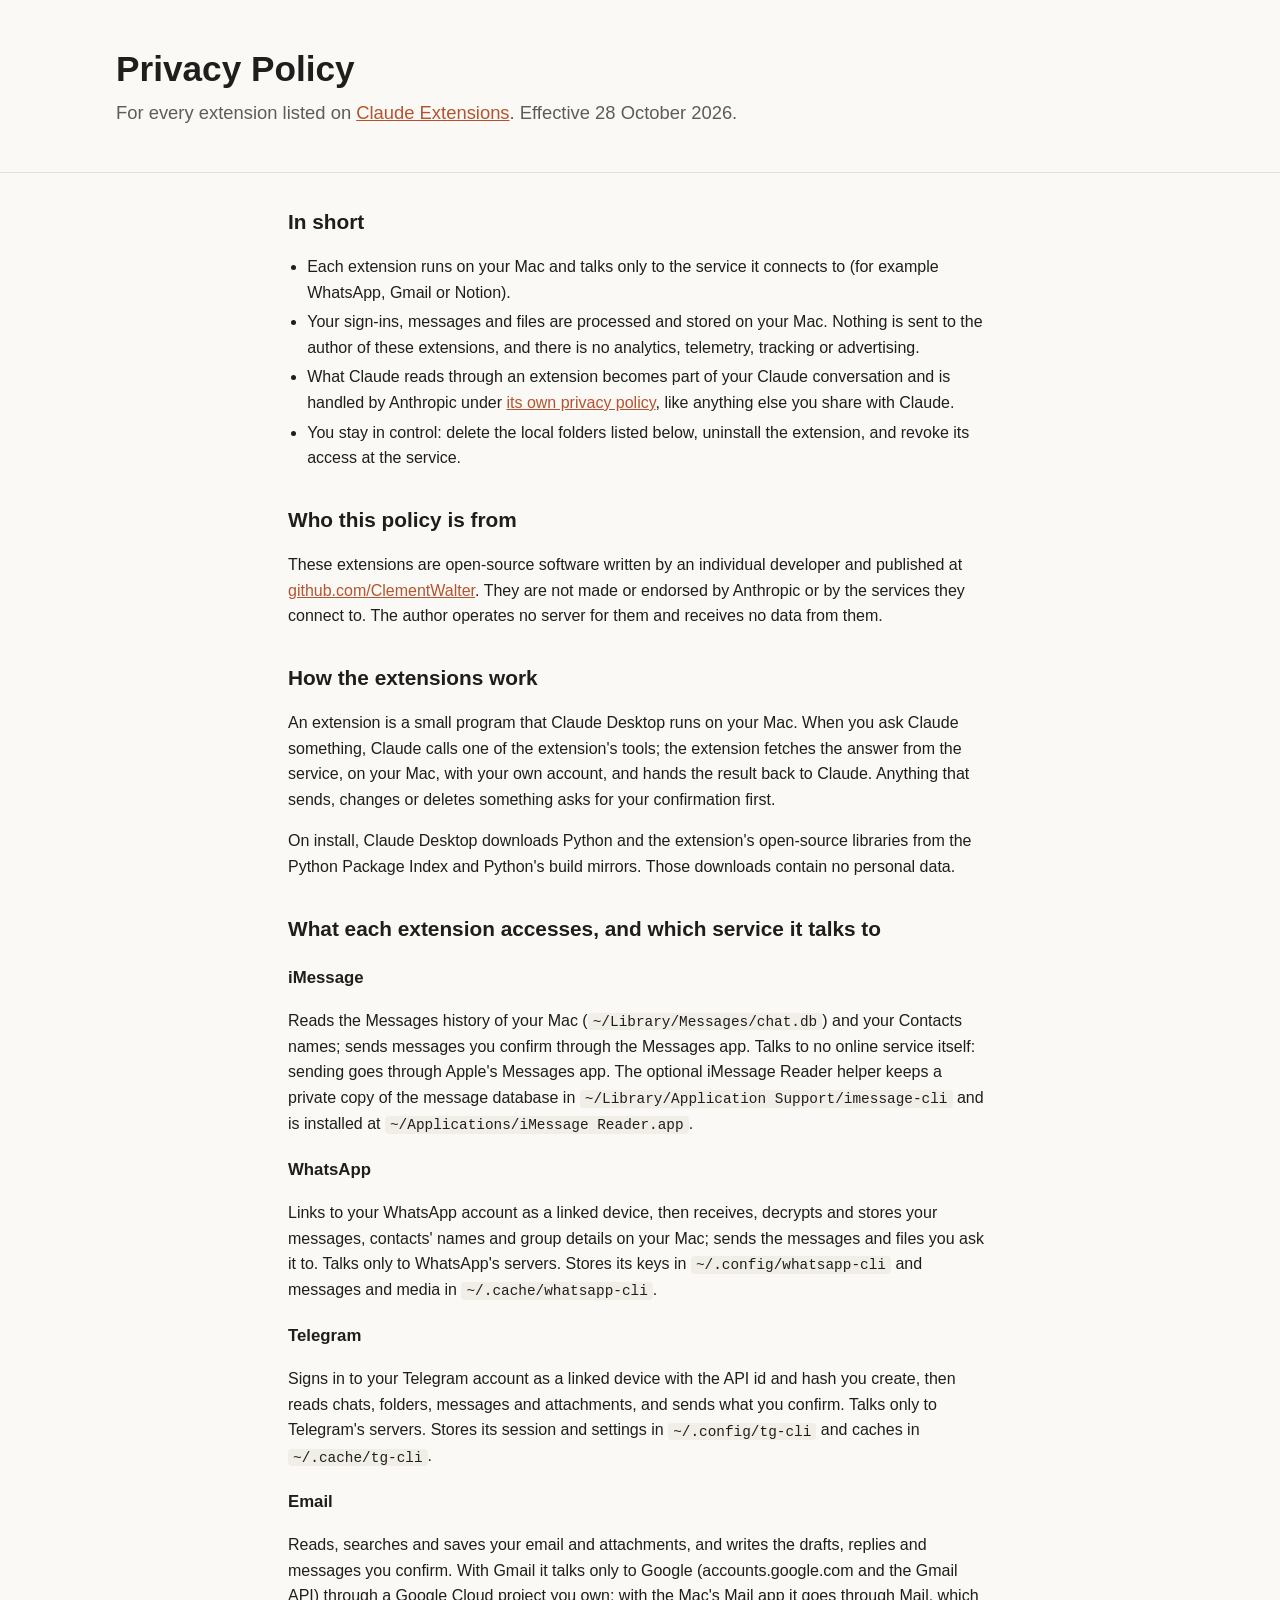
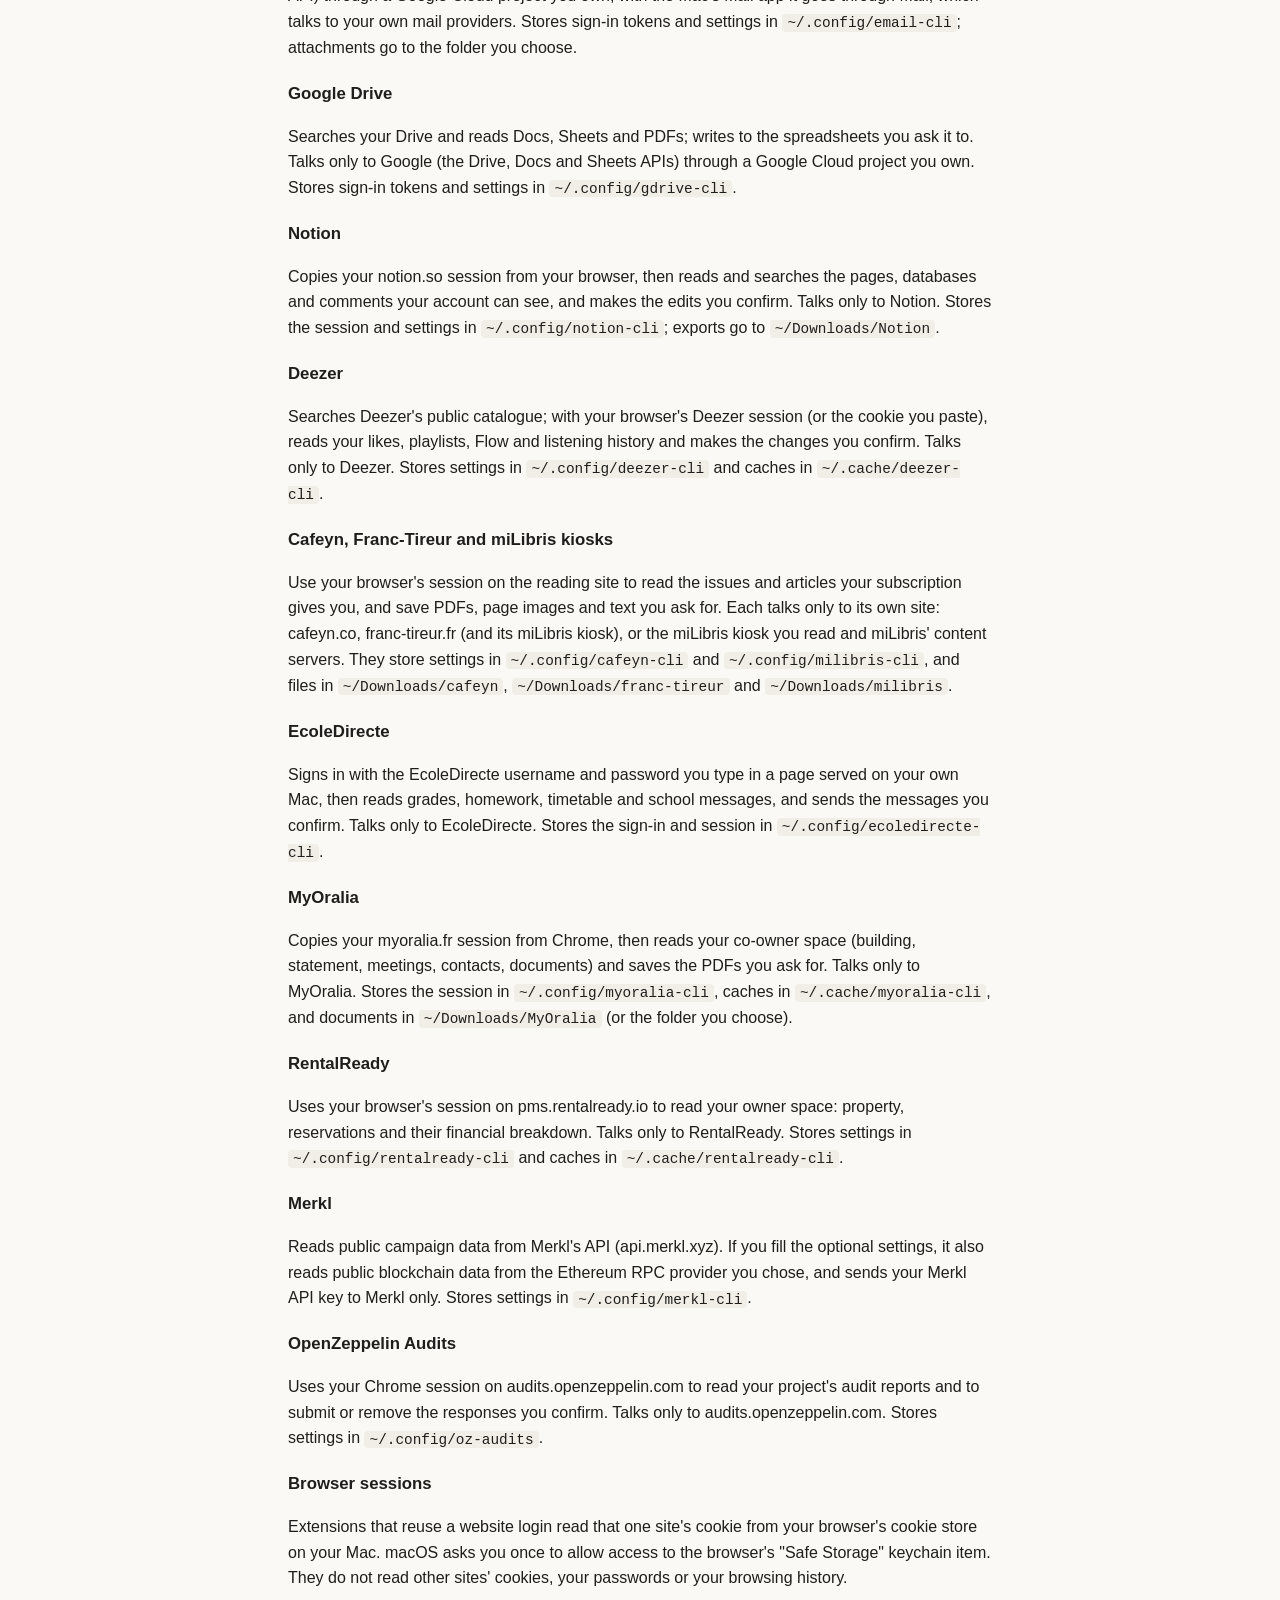
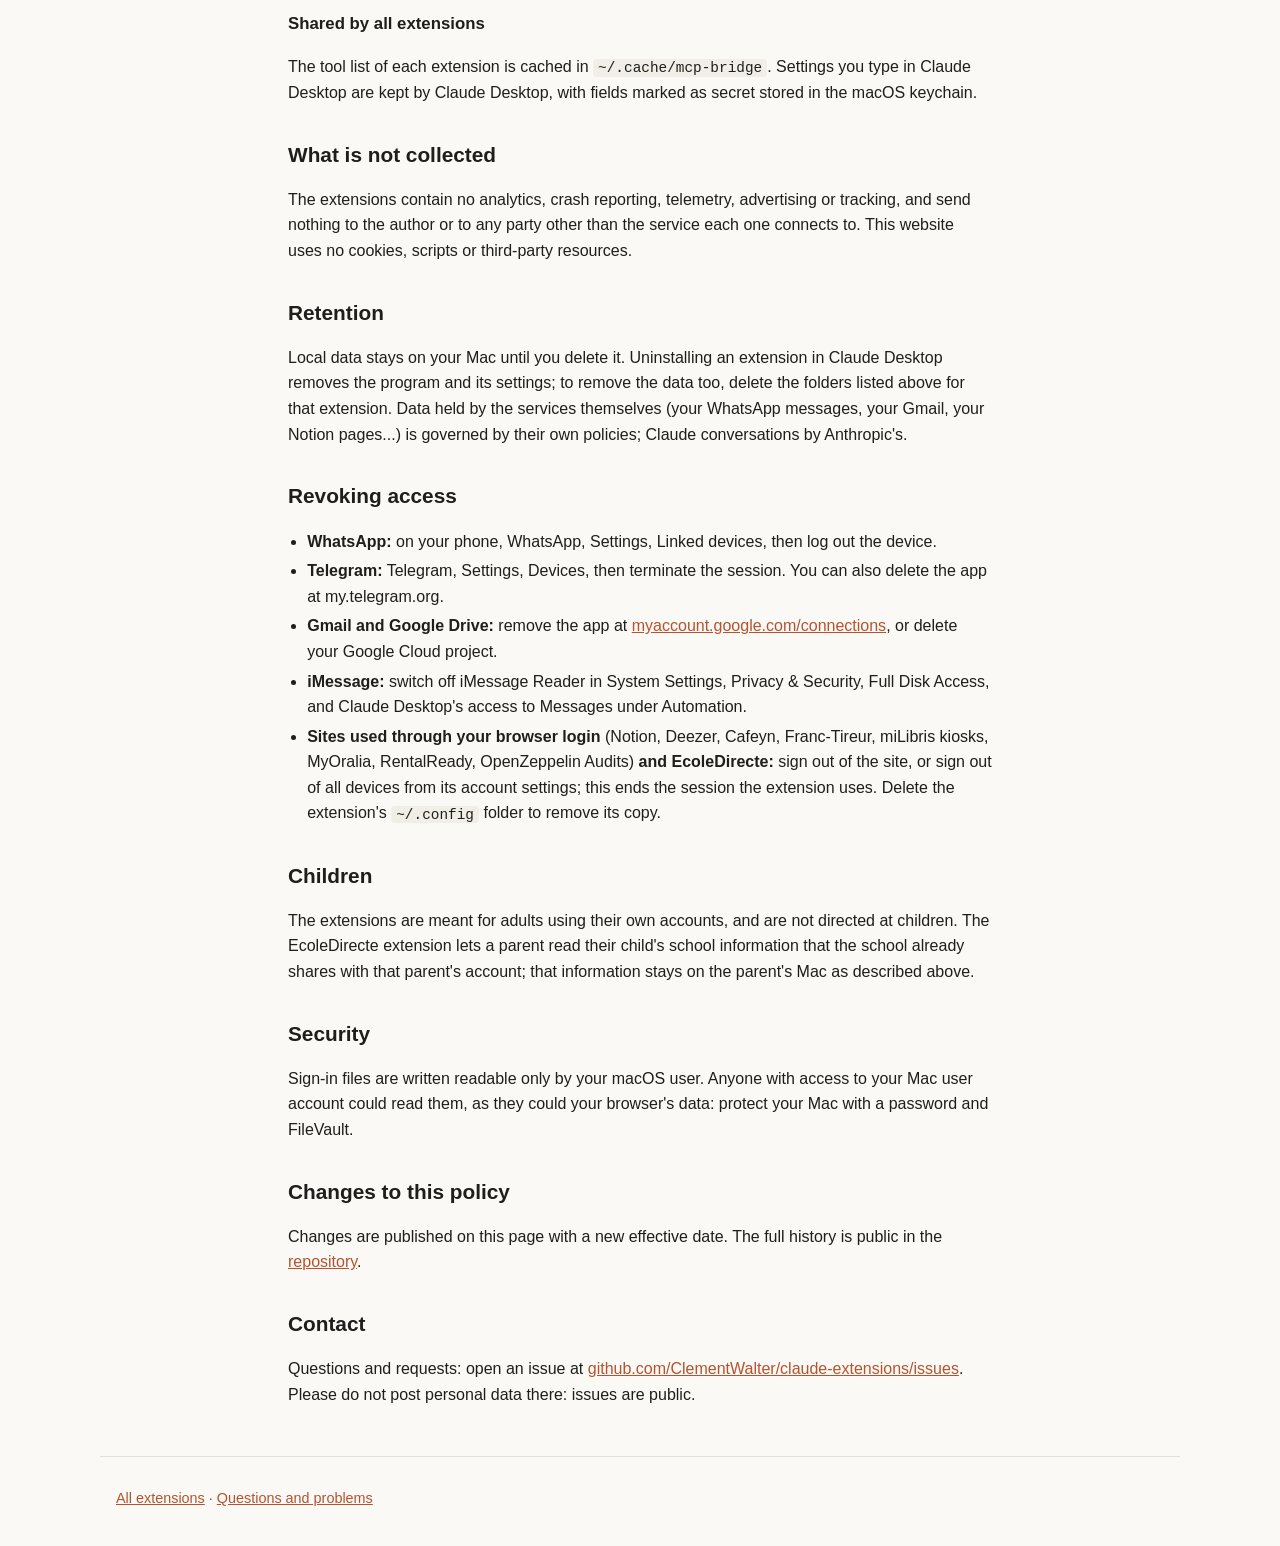
<file: privacy/index.html>
<!doctype html>
<html lang="en">
<head>
  <meta charset="utf-8">
  <meta name="viewport" content="width=device-width, initial-scale=1">
  <title>Privacy Policy</title>
  <meta name="description" content="Privacy policy for the Claude Desktop extensions published at clementwalter.github.io/claude-extensions.">
  <link rel="stylesheet" href="../style.css">
</head>
<body>
  <header class="hero">
    <div class="wrap">
      <h1>Privacy Policy</h1>
      <p class="lead">For every extension listed on <a href="../">Claude Extensions</a>. Effective 28 October 2026.</p>
    </div>
  </header>

  <main class="wrap policy">
    <h2>In short</h2>
    <ul>
      <li>Each extension runs on your Mac and talks only to the service it connects to (for example WhatsApp, Gmail or Notion).</li>
      <li>Your sign-ins, messages and files are processed and stored on your Mac. Nothing is sent to the author of these extensions, and there is no analytics, telemetry, tracking or advertising.</li>
      <li>What Claude reads through an extension becomes part of your Claude conversation and is handled by Anthropic under <a href="https://www.anthropic.com/legal/privacy" rel="noopener">its own privacy policy</a>, like anything else you share with Claude.</li>
      <li>You stay in control: delete the local folders listed below, uninstall the extension, and revoke its access at the service.</li>
    </ul>

    <h2>Who this policy is from</h2>
    <p>These extensions are open-source software written by an individual developer and published at <a href="https://github.com/ClementWalter" rel="noopener">github.com/ClementWalter</a>. They are not made or endorsed by Anthropic or by the services they connect to. The author operates no server for them and receives no data from them.</p>

    <h2>How the extensions work</h2>
    <p>An extension is a small program that Claude Desktop runs on your Mac. When you ask Claude something, Claude calls one of the extension's tools; the extension fetches the answer from the service, on your Mac, with your own account, and hands the result back to Claude. Anything that sends, changes or deletes something asks for your confirmation first.</p>
    <p>On install, Claude Desktop downloads Python and the extension's open-source libraries from the Python Package Index and Python's build mirrors. Those downloads contain no personal data.</p>

    <h2>What each extension accesses, and which service it talks to</h2>

    <h3>iMessage</h3>
    <p>Reads the Messages history of your Mac (<code>~/Library/Messages/chat.db</code>) and your Contacts names; sends messages you confirm through the Messages app. Talks to no online service itself: sending goes through Apple's Messages app. The optional iMessage Reader helper keeps a private copy of the message database in <code>~/Library/Application Support/imessage-cli</code> and is installed at <code>~/Applications/iMessage Reader.app</code>.</p>

    <h3>WhatsApp</h3>
    <p>Links to your WhatsApp account as a linked device, then receives, decrypts and stores your messages, contacts' names and group details on your Mac; sends the messages and files you ask it to. Talks only to WhatsApp's servers. Stores its keys in <code>~/.config/whatsapp-cli</code> and messages and media in <code>~/.cache/whatsapp-cli</code>.</p>

    <h3>Telegram</h3>
    <p>Signs in to your Telegram account as a linked device with the API id and hash you create, then reads chats, folders, messages and attachments, and sends what you confirm. Talks only to Telegram's servers. Stores its session and settings in <code>~/.config/tg-cli</code> and caches in <code>~/.cache/tg-cli</code>.</p>

    <h3>Email</h3>
    <p>Reads, searches and saves your email and attachments, and writes the drafts, replies and messages you confirm. With Gmail it talks only to Google (accounts.google.com and the Gmail API) through a Google Cloud project you own; with the Mac's Mail app it goes through Mail, which talks to your own mail providers. Stores sign-in tokens and settings in <code>~/.config/email-cli</code>; attachments go to the folder you choose.</p>

    <h3>Google Drive</h3>
    <p>Searches your Drive and reads Docs, Sheets and PDFs; writes to the spreadsheets you ask it to. Talks only to Google (the Drive, Docs and Sheets APIs) through a Google Cloud project you own. Stores sign-in tokens and settings in <code>~/.config/gdrive-cli</code>.</p>

    <h3>Notion</h3>
    <p>Copies your notion.so session from your browser, then reads and searches the pages, databases and comments your account can see, and makes the edits you confirm. Talks only to Notion. Stores the session and settings in <code>~/.config/notion-cli</code>; exports go to <code>~/Downloads/Notion</code>.</p>

    <h3>Deezer</h3>
    <p>Searches Deezer's public catalogue; with your browser's Deezer session (or the cookie you paste), reads your likes, playlists, Flow and listening history and makes the changes you confirm. Talks only to Deezer. Stores settings in <code>~/.config/deezer-cli</code> and caches in <code>~/.cache/deezer-cli</code>.</p>

    <h3>Cafeyn, Franc-Tireur and miLibris kiosks</h3>
    <p>Use your browser's session on the reading site to read the issues and articles your subscription gives you, and save PDFs, page images and text you ask for. Each talks only to its own site: cafeyn.co, franc-tireur.fr (and its miLibris kiosk), or the miLibris kiosk you read and miLibris' content servers. They store settings in <code>~/.config/cafeyn-cli</code> and <code>~/.config/milibris-cli</code>, and files in <code>~/Downloads/cafeyn</code>, <code>~/Downloads/franc-tireur</code> and <code>~/Downloads/milibris</code>.</p>

    <h3>EcoleDirecte</h3>
    <p>Signs in with the EcoleDirecte username and password you type in a page served on your own Mac, then reads grades, homework, timetable and school messages, and sends the messages you confirm. Talks only to EcoleDirecte. Stores the sign-in and session in <code>~/.config/ecoledirecte-cli</code>.</p>

    <h3>MyOralia</h3>
    <p>Copies your myoralia.fr session from Chrome, then reads your co-owner space (building, statement, meetings, contacts, documents) and saves the PDFs you ask for. Talks only to MyOralia. Stores the session in <code>~/.config/myoralia-cli</code>, caches in <code>~/.cache/myoralia-cli</code>, and documents in <code>~/Downloads/MyOralia</code> (or the folder you choose).</p>

    <h3>RentalReady</h3>
    <p>Uses your browser's session on pms.rentalready.io to read your owner space: property, reservations and their financial breakdown. Talks only to RentalReady. Stores settings in <code>~/.config/rentalready-cli</code> and caches in <code>~/.cache/rentalready-cli</code>.</p>

    <h3>Merkl</h3>
    <p>Reads public campaign data from Merkl's API (api.merkl.xyz). If you fill the optional settings, it also reads public blockchain data from the Ethereum RPC provider you chose, and sends your Merkl API key to Merkl only. Stores settings in <code>~/.config/merkl-cli</code>.</p>

    <h3>OpenZeppelin Audits</h3>
    <p>Uses your Chrome session on audits.openzeppelin.com to read your project's audit reports and to submit or remove the responses you confirm. Talks only to audits.openzeppelin.com. Stores settings in <code>~/.config/oz-audits</code>.</p>

    <h3>Browser sessions</h3>
    <p>Extensions that reuse a website login read that one site's cookie from your browser's cookie store on your Mac. macOS asks you once to allow access to the browser's "Safe Storage" keychain item. They do not read other sites' cookies, your passwords or your browsing history.</p>

    <h3>Shared by all extensions</h3>
    <p>The tool list of each extension is cached in <code>~/.cache/mcp-bridge</code>. Settings you type in Claude Desktop are kept by Claude Desktop, with fields marked as secret stored in the macOS keychain.</p>

    <h2>What is not collected</h2>
    <p>The extensions contain no analytics, crash reporting, telemetry, advertising or tracking, and send nothing to the author or to any party other than the service each one connects to. This website uses no cookies, scripts or third-party resources.</p>

    <h2>Retention</h2>
    <p>Local data stays on your Mac until you delete it. Uninstalling an extension in Claude Desktop removes the program and its settings; to remove the data too, delete the folders listed above for that extension. Data held by the services themselves (your WhatsApp messages, your Gmail, your Notion pages...) is governed by their own policies; Claude conversations by Anthropic's.</p>

    <h2>Revoking access</h2>
    <ul>
      <li><strong>WhatsApp:</strong> on your phone, WhatsApp, Settings, Linked devices, then log out the device.</li>
      <li><strong>Telegram:</strong> Telegram, Settings, Devices, then terminate the session. You can also delete the app at my.telegram.org.</li>
      <li><strong>Gmail and Google Drive:</strong> remove the app at <a href="https://myaccount.google.com/connections" rel="noopener">myaccount.google.com/connections</a>, or delete your Google Cloud project.</li>
      <li><strong>iMessage:</strong> switch off iMessage Reader in System Settings, Privacy &amp; Security, Full Disk Access, and Claude Desktop's access to Messages under Automation.</li>
      <li><strong>Sites used through your browser login</strong> (Notion, Deezer, Cafeyn, Franc-Tireur, miLibris kiosks, MyOralia, RentalReady, OpenZeppelin Audits) <strong>and EcoleDirecte:</strong> sign out of the site, or sign out of all devices from its account settings; this ends the session the extension uses. Delete the extension's <code>~/.config</code> folder to remove its copy.</li>
    </ul>

    <h2>Children</h2>
    <p>The extensions are meant for adults using their own accounts, and are not directed at children. The EcoleDirecte extension lets a parent read their child's school information that the school already shares with that parent's account; that information stays on the parent's Mac as described above.</p>

    <h2>Security</h2>
    <p>Sign-in files are written readable only by your macOS user. Anyone with access to your Mac user account could read them, as they could your browser's data: protect your Mac with a password and FileVault.</p>

    <h2>Changes to this policy</h2>
    <p>Changes are published on this page with a new effective date. The full history is public in the <a href="https://github.com/ClementWalter/claude-extensions/commits/main/privacy/index.html" rel="noopener">repository</a>.</p>

    <h2>Contact</h2>
    <p>Questions and requests: open an issue at <a href="https://github.com/ClementWalter/claude-extensions/issues" rel="noopener">github.com/ClementWalter/claude-extensions/issues</a>. Please do not post personal data there: issues are public.</p>
  </main>

  <footer class="wrap footer">
    <p><a href="../">All extensions</a> · <a href="https://github.com/ClementWalter/claude-extensions/issues" rel="noopener">Questions and problems</a></p>
  </footer>
</body>
</html>
</file>
<file: style.css>
/* Shared styles for the download page and the privacy policy. System fonts only: no external requests. */
:root {
  --bg: #faf9f6;
  --surface: #ffffff;
  --text: #1f1e1c;
  --muted: #5f5c55;
  --border: #e4e1d9;
  --accent: #b5532f;
  --accent-text: #ffffff;
  --risk-bg: #fdf3e7;
  --risk-border: #e8b877;
  --code-bg: #f1eee7;
  color-scheme: light dark;
}

@media (prefers-color-scheme: dark) {
  :root {
    --bg: #1b1a18;
    --surface: #252421;
    --text: #ece9e2;
    --muted: #a9a49a;
    --border: #3a3833;
    --accent: #e0825b;
    --accent-text: #1b1a18;
    --risk-bg: #33281c;
    --risk-border: #8a6232;
    --code-bg: #302e2a;
  }
}

* { box-sizing: border-box; }

html { -webkit-text-size-adjust: 100%; }

body {
  margin: 0;
  background: var(--bg);
  color: var(--text);
  font: 16px/1.6 -apple-system, BlinkMacSystemFont, "Segoe UI", Roboto, Helvetica, Arial, sans-serif;
}

a { color: var(--accent); }

code {
  background: var(--code-bg);
  border-radius: 4px;
  padding: 0.05em 0.35em;
  font-size: 0.9em;
  overflow-wrap: anywhere;
}

.wrap {
  max-width: 1080px;
  margin: 0 auto;
  padding: 0 16px;
}

.hero {
  border-bottom: 1px solid var(--border);
  padding: 48px 0 24px;
}

.hero h1 { margin: 0 0 8px; font-size: 2.2rem; line-height: 1.2; }

.lead { font-size: 1.15rem; color: var(--muted); max-width: 46em; margin: 0 0 20px; }

.jump { display: flex; flex-wrap: wrap; gap: 8px; }

.jump a {
  border: 1px solid var(--border);
  border-radius: 999px;
  padding: 4px 14px;
  text-decoration: none;
  color: var(--text);
  background: var(--surface);
}

h2 { font-size: 1.5rem; margin: 40px 0 12px; }

.intro p, .install { max-width: 46em; }

.note { color: var(--muted); font-size: 0.95rem; }

.steps { padding-left: 1.4em; }
.steps li { margin-bottom: 6px; }

.grid {
  display: grid;
  grid-template-columns: repeat(auto-fill, minmax(300px, 1fr));
  gap: 16px;
  align-items: start;
}

.card {
  background: var(--surface);
  border: 1px solid var(--border);
  border-radius: 12px;
  padding: 18px 18px 14px;
  min-width: 0;
}

.card h3 { margin: 0 0 4px; font-size: 1.2rem; }
.card .desc { margin: 0 0 12px; color: var(--muted); }

.label {
  margin: 0 0 4px;
  font-size: 0.8rem;
  font-weight: 600;
  text-transform: uppercase;
  letter-spacing: 0.04em;
  color: var(--muted);
}

.needs { margin: 0 0 12px; padding-left: 1.2em; }

.risk {
  background: var(--risk-bg);
  border-left: 3px solid var(--risk-border);
  border-radius: 6px;
  padding: 8px 12px;
  font-size: 0.93rem;
}

details { margin: 8px 0; font-size: 0.95rem; }
details summary { cursor: pointer; font-weight: 600; }
details ol { padding-left: 1.3em; }
details p, details li { overflow-wrap: anywhere; }

.actions { display: flex; align-items: center; gap: 16px; margin: 12px 0 0; }

.button {
  display: inline-block;
  background: var(--accent);
  color: var(--accent-text);
  border-radius: 8px;
  padding: 8px 20px;
  font-weight: 600;
  text-decoration: none;
}

.source { font-size: 0.9rem; color: var(--muted); }

.footer {
  border-top: 1px solid var(--border);
  margin-top: 48px;
  padding-top: 16px;
  padding-bottom: 32px;
  color: var(--muted);
  font-size: 0.9rem;
}

/* Tiles/list switch */
.toolbar {
  position: sticky;
  top: 0;
  z-index: 1;
  display: flex;
  align-items: center;
  justify-content: flex-end;
  gap: 10px;
  margin: 32px 0 -16px;
  padding: 8px 0;
  background: var(--bg);
}
.toolbar[hidden] { display: none; }
.toolbar-label { font-size: 0.9rem; color: var(--muted); }

.view-toggle {
  display: inline-flex;
  border: 1px solid var(--border);
  border-radius: 999px;
  background: var(--surface);
  padding: 2px;
}
.view-toggle button {
  font: inherit;
  font-size: 0.9rem;
  border: 0;
  border-radius: 999px;
  background: transparent;
  color: var(--text);
  padding: 3px 14px;
  cursor: pointer;
}
.view-toggle button[aria-pressed="true"] { background: var(--accent); color: var(--accent-text); }
.view-toggle button:focus-visible { outline: 2px solid var(--accent); outline-offset: 2px; }

/* List view: one row per extension (name, summary, download). Opening "Setup steps"
   also reveals what you need and the warning, which the row hides. */
.view-list .grid {
  display: block;
  background: var(--surface);
  border: 1px solid var(--border);
  border-radius: 12px;
  overflow: hidden;
}
.view-list .card {
  display: grid;
  grid-template-columns: minmax(120px, 190px) minmax(0, 1fr) auto;
  column-gap: 20px;
  align-items: baseline;
  border: 0;
  border-bottom: 1px solid var(--border);
  border-radius: 0;
  padding: 12px 16px;
}
.view-list .card:last-child { border-bottom: 0; }
.view-list .card h3 { grid-column: 1; grid-row: 1; font-size: 1.05rem; margin: 0; }
.view-list .card .desc { grid-column: 2; grid-row: 1; margin: 0; }
.view-list .card .actions { grid-column: 3; grid-row: 1; margin: 0; gap: 12px; white-space: nowrap; }
.view-list .card .button { padding: 4px 14px; }
.view-list .card details,
.view-list .card .label,
.view-list .card .needs,
.view-list .card .risk { grid-column: 2 / -1; }
.view-list .card details { order: 1; margin: 4px 0 0; }
.view-list .card .label,
.view-list .card .needs,
.view-list .card .risk { display: none; order: 2; }
.view-list .card:has(details[open]) .label,
.view-list .card:has(details[open]) .needs,
.view-list .card:has(details[open]) .risk { display: block; }
.view-list .card:has(details[open]) .label { margin-top: 8px; }

@media (max-width: 640px) {
  .view-list .card { grid-template-columns: minmax(0, 1fr) auto; row-gap: 4px; }
  .view-list .card h3 { grid-column: 1; grid-row: 1; }
  .view-list .card .actions { grid-column: 2; grid-row: 1; }
  .view-list .card .desc { grid-column: 1 / -1; grid-row: 2; }
  .view-list .card details,
  .view-list .card .label,
  .view-list .card .needs,
  .view-list .card .risk { grid-column: 1 / -1; }
  .view-list .card .source { display: none; }
}

/* Privacy policy */
.policy { max-width: 46em; }
.policy h2 { font-size: 1.3rem; margin-top: 32px; }
.policy h3 { font-size: 1.05rem; margin: 20px 0 4px; }
.policy ul { padding-left: 1.2em; }
.policy li { margin-bottom: 4px; }
.policy li, .policy p { overflow-wrap: anywhere; }

@media (max-width: 480px) {
  .hero { padding-top: 28px; }
  .hero h1 { font-size: 1.8rem; }
  .grid { grid-template-columns: 1fr; }
}
</file>
